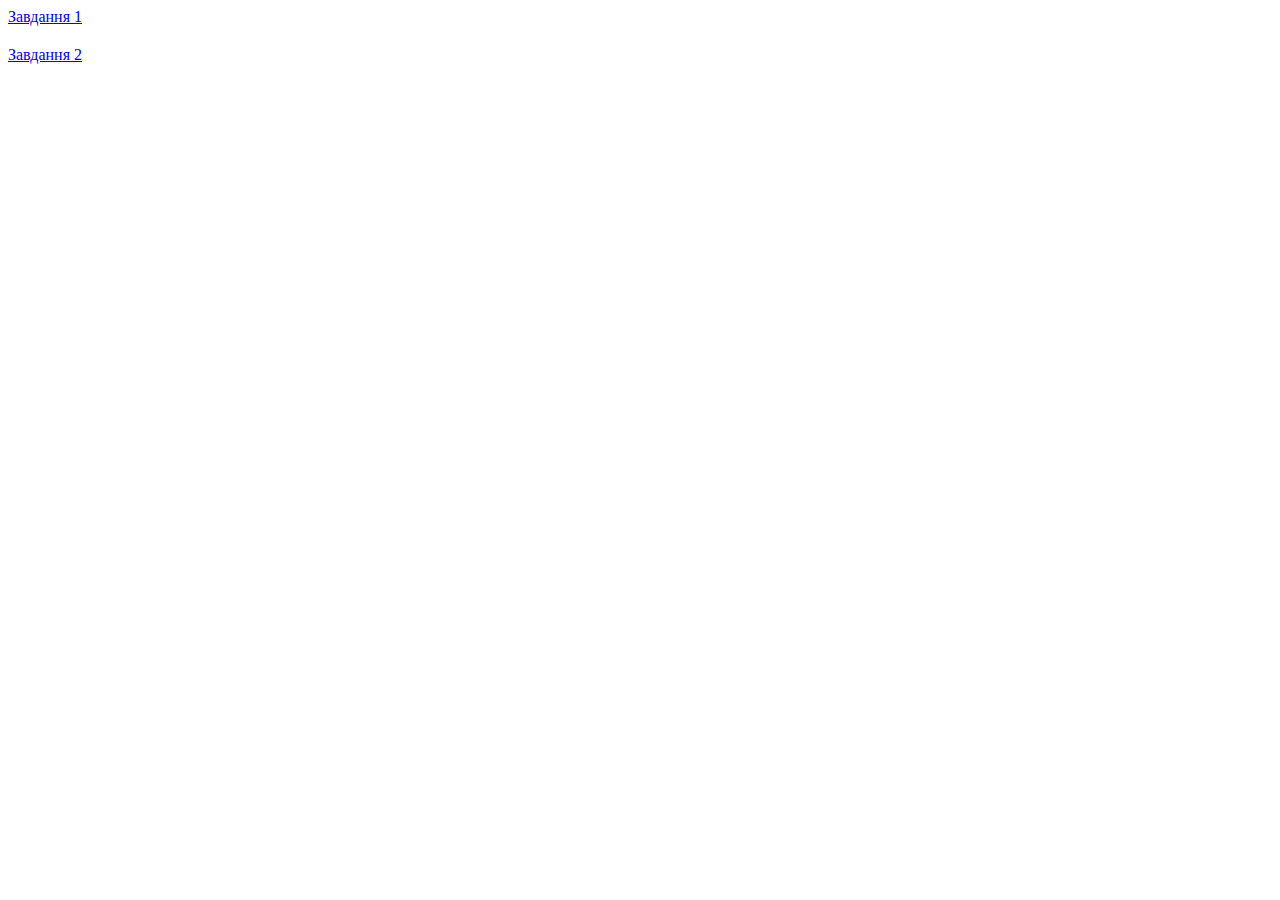
<file: index.html>
<!DOCTYPE html>
<html lang="en">
<head>
    <meta charset="UTF-8">
    <meta name="viewport" content="width=device-width, initial-scale=1.0">
    <link rel="stylesheet" href="./style.css">
    <title>Document</title>
</head>
<body>
    <div class="task-container">
    <a class="task task-1" href="./завдання 1/index.html">Завдання 1</a>
    <a class="task task-2" href="./завдання 2/index.html">Завдання 2</a>
    </div>
</body>
</html>
</file>
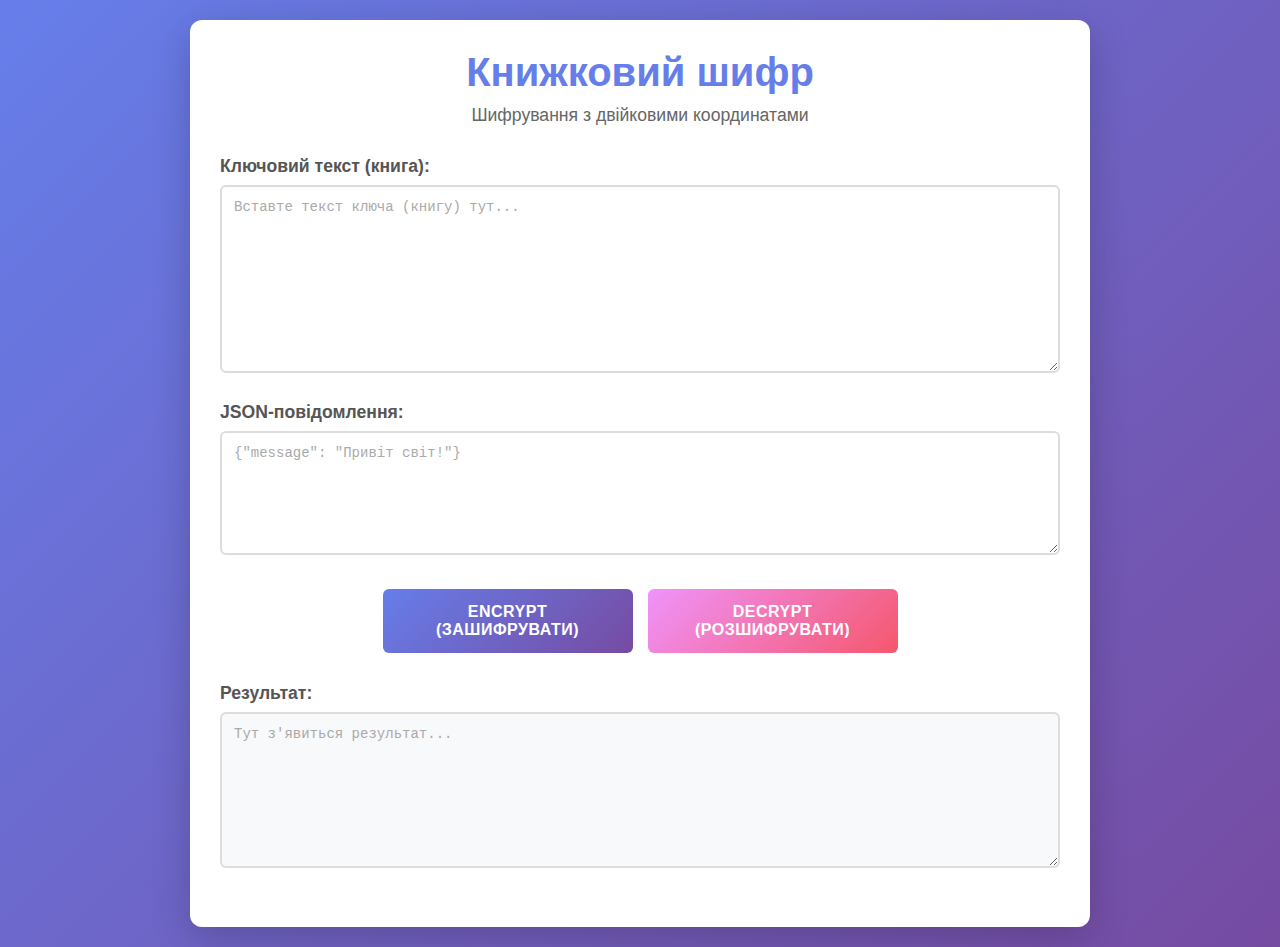
<file: завдання 1/index.html>
<!DOCTYPE html>
<html lang="uk">
  <head>
    <meta charset="UTF-8" />
    <meta name="viewport" content="width=device-width, initial-scale=1.0" />
    <title>Книжковий шифр (Book Cipher)</title>
    <link rel="stylesheet" href="style.css" />
  </head>
  <body>
    <div class="container">
      <h1>Книжковий шифр</h1>
      <p class="subtitle">Шифрування з двійковими координатами</p>

      <div class="section">
        <label for="keyText">Ключовий текст (книга):</label>
        <textarea
          id="keyText"
          rows="10"
          placeholder="Вставте текст ключа (книгу) тут..."
        ></textarea>
      </div>

      <div class="section">
        <label for="jsonInput">JSON-повідомлення:</label>
        <textarea
          id="jsonInput"
          rows="6"
          placeholder='{"message": "Привіт світ!"}'
        ></textarea>
      </div>

      <div class="buttons">
        <button id="encryptBtn" onclick="handleEncrypt()">
          Encrypt (Зашифрувати)
        </button>
        <button id="decryptBtn" onclick="handleDecrypt()">
          Decrypt (Розшифрувати)
        </button>
      </div>

      <div class="section">
        <label for="result">Результат:</label>
        <textarea
          id="result"
          rows="8"
          readonly
          placeholder="Тут з'явиться результат..."
        ></textarea>
      </div>
    </div>

    <script src="script.js"></script>
  </body>
</html>
</file>
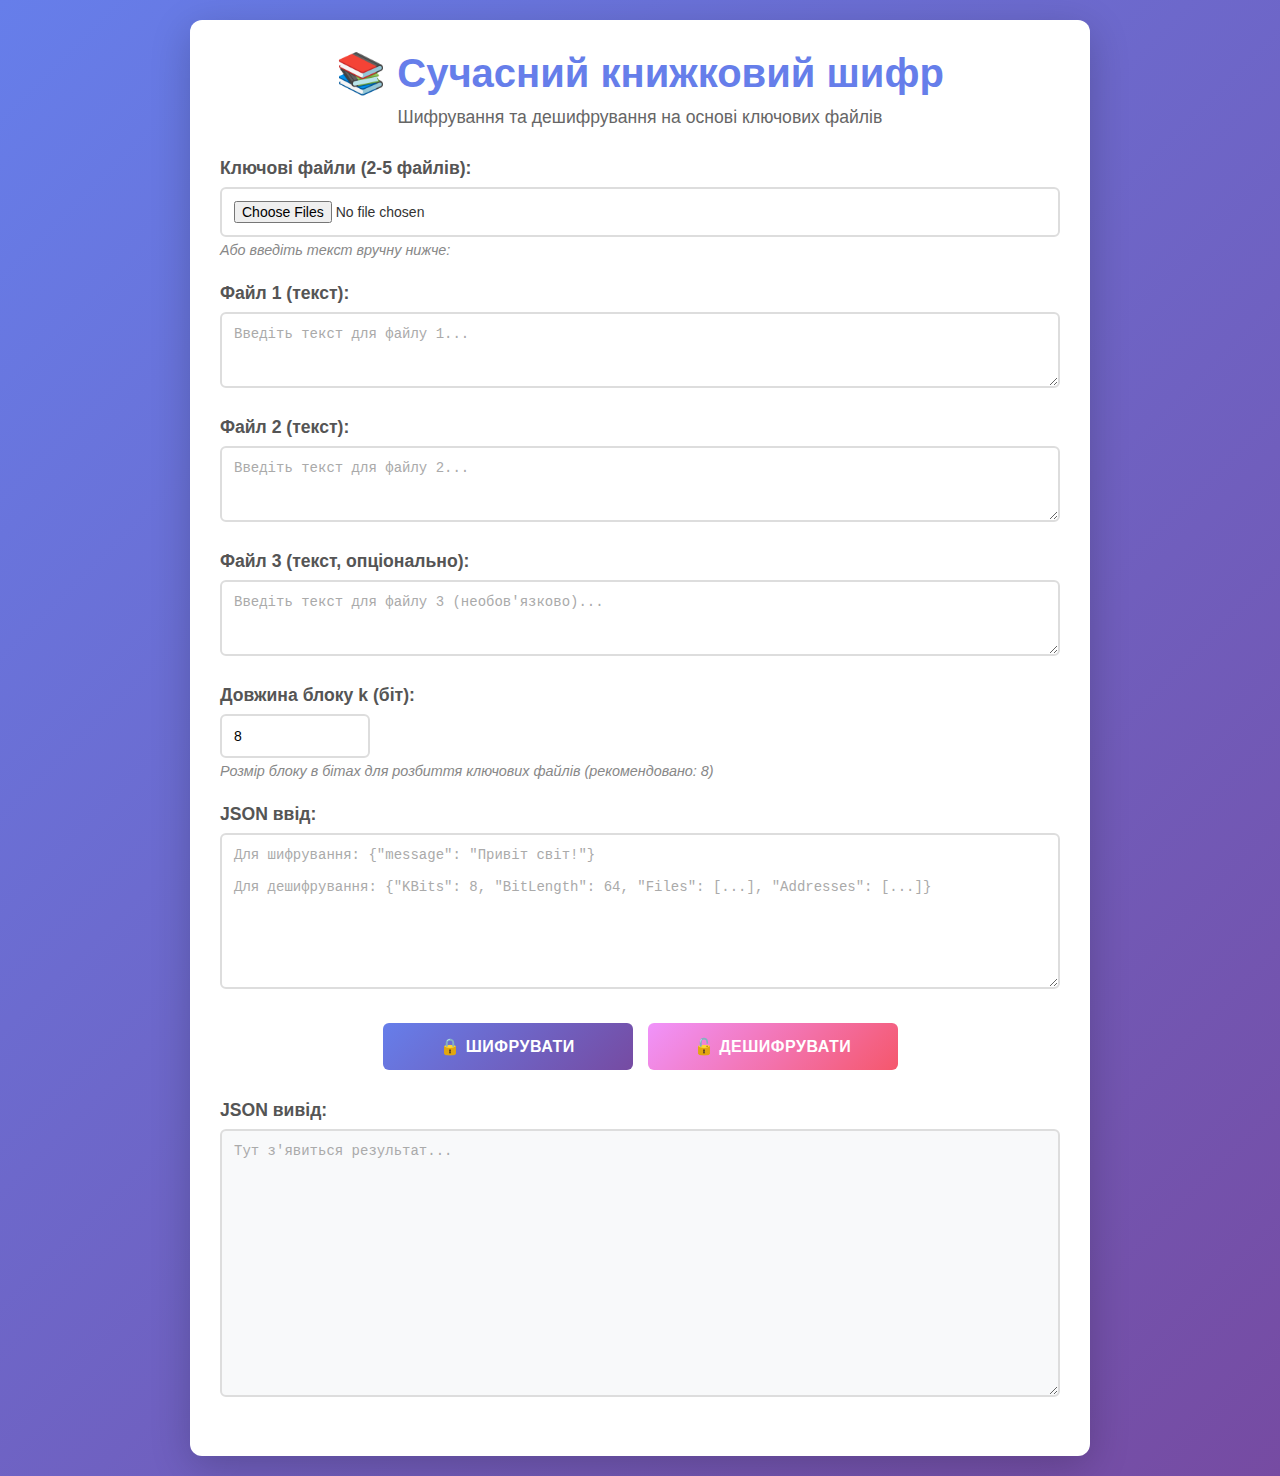
<file: завдання 2/index.html>
<!DOCTYPE html>
<html lang="uk">
  <head>
    <meta charset="UTF-8" />
    <meta name="viewport" content="width=device-width, initial-scale=1.0" />
    <title>Сучасний книжковий шифр</title>
    <link rel="stylesheet" href="style.css" />
  </head>
  <body>
    <div class="container">
      <h1>📚 Сучасний книжковий шифр</h1>
      <p class="subtitle">
        Шифрування та дешифрування на основі ключових файлів
      </p>

      <!-- Секція додавання ключових файлів -->
      <div class="section">
        <label for="keyFilesInput">Ключові файли (2-5 файлів):</label>
        <input type="file" id="keyFilesInput" multiple accept="*/*" />
        <p class="hint">Або введіть текст вручну нижче:</p>
      </div>

      <!-- Fallback: ручне введення тексту -->
      <div class="section">
        <label for="textareaFile1">Файл 1 (текст):</label>
        <textarea
          id="textareaFile1"
          rows="3"
          placeholder="Введіть текст для файлу 1..."
        ></textarea>
      </div>

      <div class="section">
        <label for="textareaFile2">Файл 2 (текст):</label>
        <textarea
          id="textareaFile2"
          rows="3"
          placeholder="Введіть текст для файлу 2..."
        ></textarea>
      </div>

      <div class="section">
        <label for="textareaFile3">Файл 3 (текст, опціонально):</label>
        <textarea
          id="textareaFile3"
          rows="3"
          placeholder="Введіть текст для файлу 3 (необов'язково)..."
        ></textarea>
      </div>

      <!-- Параметр k -->
      <div class="section">
        <label for="kInput">Довжина блоку k (біт):</label>
        <input type="number" id="kInput" value="8" min="1" max="32" />
        <p class="hint">
          Розмір блоку в бітах для розбиття ключових файлів (рекомендовано: 8)
        </p>
      </div>

      <!-- JSON ввід -->
      <div class="section">
        <label for="jsonInput">JSON ввід:</label>
        <textarea
          id="jsonInput"
          rows="8"
          placeholder='Для шифрування: {"message": "Привіт світ!"}&#10;&#10;Для дешифрування: {"KBits": 8, "BitLength": 64, "Files": [...], "Addresses": [...]}'
        ></textarea>
      </div>

      <!-- Кнопки -->
      <div class="buttons">
        <button id="encryptBtn">🔒 Шифрувати</button>
        <button id="decryptBtn">🔓 Дешифрувати</button>
      </div>

      <!-- JSON вивід -->
      <div class="section">
        <label for="jsonOutput">JSON вивід:</label>
        <textarea
          id="jsonOutput"
          rows="15"
          readonly
          placeholder="Тут з'явиться результат..."
        ></textarea>
      </div>

      <!-- Статус -->
      <div id="status" class="status"></div>
    </div>

    <script src="script.js"></script>
  </body>
</html>
</file>
<file: style.css>
.task{
  display: block;
  margin-bottom: 20px;
}
</file>
<file: завдання 1/style.css>
* {
  margin: 0;
  padding: 0;
  box-sizing: border-box;
}

body {
  font-family: "Segoe UI", Tahoma, Geneva, Verdana, sans-serif;
  background: linear-gradient(135deg, #667eea 0%, #764ba2 100%);
  min-height: 100vh;
  padding: 20px;
  color: #333;
}

.container {
  max-width: 900px;
  margin: 0 auto;
  background: white;
  border-radius: 12px;
  box-shadow: 0 10px 40px rgba(0, 0, 0, 0.2);
  padding: 30px;
}

h1 {
  text-align: center;
  color: #667eea;
  margin-bottom: 10px;
  font-size: 2.5em;
}

.subtitle {
  text-align: center;
  color: #666;
  margin-bottom: 30px;
  font-size: 1.1em;
}

.section {
  margin-bottom: 25px;
}

label {
  display: block;
  font-weight: 600;
  margin-bottom: 8px;
  color: #555;
  font-size: 1.1em;
}

textarea {
  width: 100%;
  padding: 12px;
  border: 2px solid #ddd;
  border-radius: 6px;
  font-size: 14px;
  font-family: "Consolas", "Monaco", "Courier New", monospace;
  resize: vertical;
  transition: border-color 0.3s;
}

textarea:focus {
  outline: none;
  border-color: #667eea;
}

textarea::placeholder {
  color: #aaa;
}

textarea[readonly] {
  background-color: #f8f9fa;
  cursor: default;
}

textarea.error {
  border-color: #e74c3c;
  background-color: #fee;
}

.buttons {
  display: flex;
  gap: 15px;
  margin: 30px 0;
  justify-content: center;
}

button {
  flex: 1;
  max-width: 250px;
  padding: 14px 28px;
  font-size: 16px;
  font-weight: 600;
  border: none;
  border-radius: 6px;
  cursor: pointer;
  transition: all 0.3s;
  text-transform: uppercase;
  letter-spacing: 0.5px;
}

#encryptBtn {
  background: linear-gradient(135deg, #667eea 0%, #764ba2 100%);
  color: white;
}

#encryptBtn:hover {
  transform: translateY(-2px);
  box-shadow: 0 5px 15px rgba(102, 126, 234, 0.4);
}

#encryptBtn:active {
  transform: translateY(0);
}

#decryptBtn {
  background: linear-gradient(135deg, #f093fb 0%, #f5576c 100%);
  color: white;
}

#decryptBtn:hover {
  transform: translateY(-2px);
  box-shadow: 0 5px 15px rgba(245, 87, 108, 0.4);
}

#decryptBtn:active {
  transform: translateY(0);
}

@media (max-width: 768px) {
  .container {
    padding: 20px;
  }

  h1 {
    font-size: 2em;
  }

  .buttons {
    flex-direction: column;
  }

  button {
    max-width: 100%;
  }
}
</file>
<file: завдання 2/style.css>
* {
  margin: 0;
  padding: 0;
  box-sizing: border-box;
}

body {
  font-family: "Segoe UI", Tahoma, Geneva, Verdana, sans-serif;
  background: linear-gradient(135deg, #667eea 0%, #764ba2 100%);
  min-height: 100vh;
  padding: 20px;
  color: #333;
}

.container {
  max-width: 900px;
  margin: 0 auto;
  background: white;
  border-radius: 12px;
  box-shadow: 0 10px 40px rgba(0, 0, 0, 0.2);
  padding: 30px;
}

h1 {
  text-align: center;
  color: #667eea;
  margin-bottom: 10px;
  font-size: 2.5em;
}

.subtitle {
  text-align: center;
  color: #666;
  margin-bottom: 30px;
  font-size: 1.1em;
}

.section {
  margin-bottom: 25px;
}

label {
  display: block;
  font-weight: 600;
  margin-bottom: 8px;
  color: #555;
  font-size: 1.1em;
}

input[type="file"],
input[type="number"] {
  width: 100%;
  padding: 12px;
  border: 2px solid #ddd;
  border-radius: 6px;
  font-size: 14px;
  font-family: "Segoe UI", Tahoma, Geneva, Verdana, sans-serif;
  transition: border-color 0.3s;
}

input[type="file"]:focus,
input[type="number"]:focus {
  outline: none;
  border-color: #667eea;
}

input[type="number"] {
  max-width: 150px;
}

.hint {
  font-size: 0.9em;
  color: #888;
  margin-top: 5px;
  font-style: italic;
}

textarea {
  width: 100%;
  padding: 12px;
  border: 2px solid #ddd;
  border-radius: 6px;
  font-size: 14px;
  font-family: "Consolas", "Monaco", "Courier New", monospace;
  resize: vertical;
  transition: border-color 0.3s;
}

textarea:focus {
  outline: none;
  border-color: #667eea;
}

textarea::placeholder {
  color: #aaa;
}

textarea[readonly] {
  background-color: #f8f9fa;
  cursor: default;
}

textarea.error {
  border-color: #e74c3c;
  background-color: #fee;
}

.buttons {
  display: flex;
  gap: 15px;
  margin: 30px 0;
  justify-content: center;
}

button {
  flex: 1;
  max-width: 250px;
  padding: 14px 28px;
  font-size: 16px;
  font-weight: 600;
  border: none;
  border-radius: 6px;
  cursor: pointer;
  transition: all 0.3s;
  text-transform: uppercase;
  letter-spacing: 0.5px;
}

#encryptBtn {
  background: linear-gradient(135deg, #667eea 0%, #764ba2 100%);
  color: white;
}

#encryptBtn:hover {
  transform: translateY(-2px);
  box-shadow: 0 5px 15px rgba(102, 126, 234, 0.4);
}

#encryptBtn:active {
  transform: translateY(0);
}

#decryptBtn {
  background: linear-gradient(135deg, #f093fb 0%, #f5576c 100%);
  color: white;
}

#decryptBtn:hover {
  transform: translateY(-2px);
  box-shadow: 0 5px 15px rgba(245, 87, 108, 0.4);
}

#decryptBtn:active {
  transform: translateY(0);
}

.status {
  margin-top: 20px;
  padding: 12px;
  border-radius: 6px;
  font-size: 14px;
  display: none;
}

.status.success {
  display: block;
  background-color: #d4edda;
  color: #155724;
  border: 1px solid #c3e6cb;
}

.status.error {
  display: block;
  background-color: #f8d7da;
  color: #721c24;
  border: 1px solid #f5c6cb;
}

@media (max-width: 768px) {
  .container {
    padding: 20px;
  }

  h1 {
    font-size: 2em;
  }

  .buttons {
    flex-direction: column;
  }

  button {
    max-width: 100%;
  }
}
</file>
